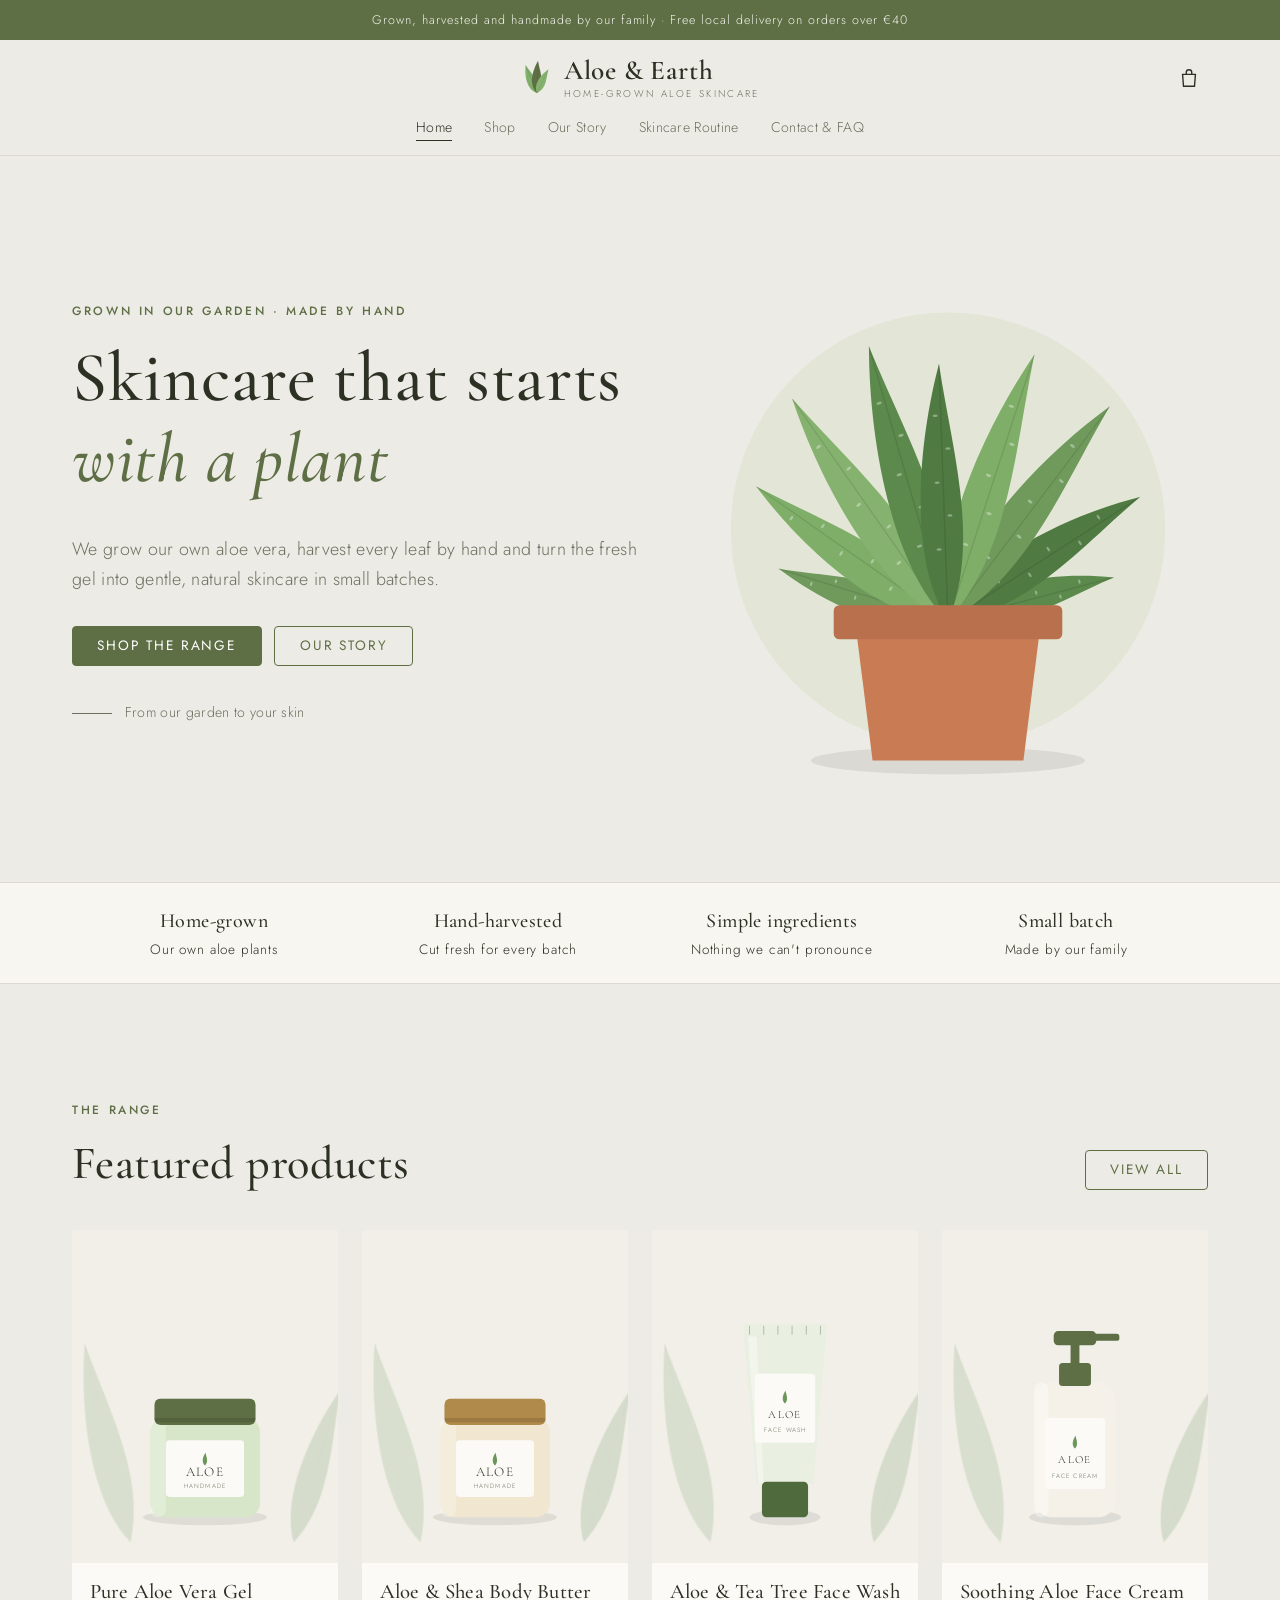
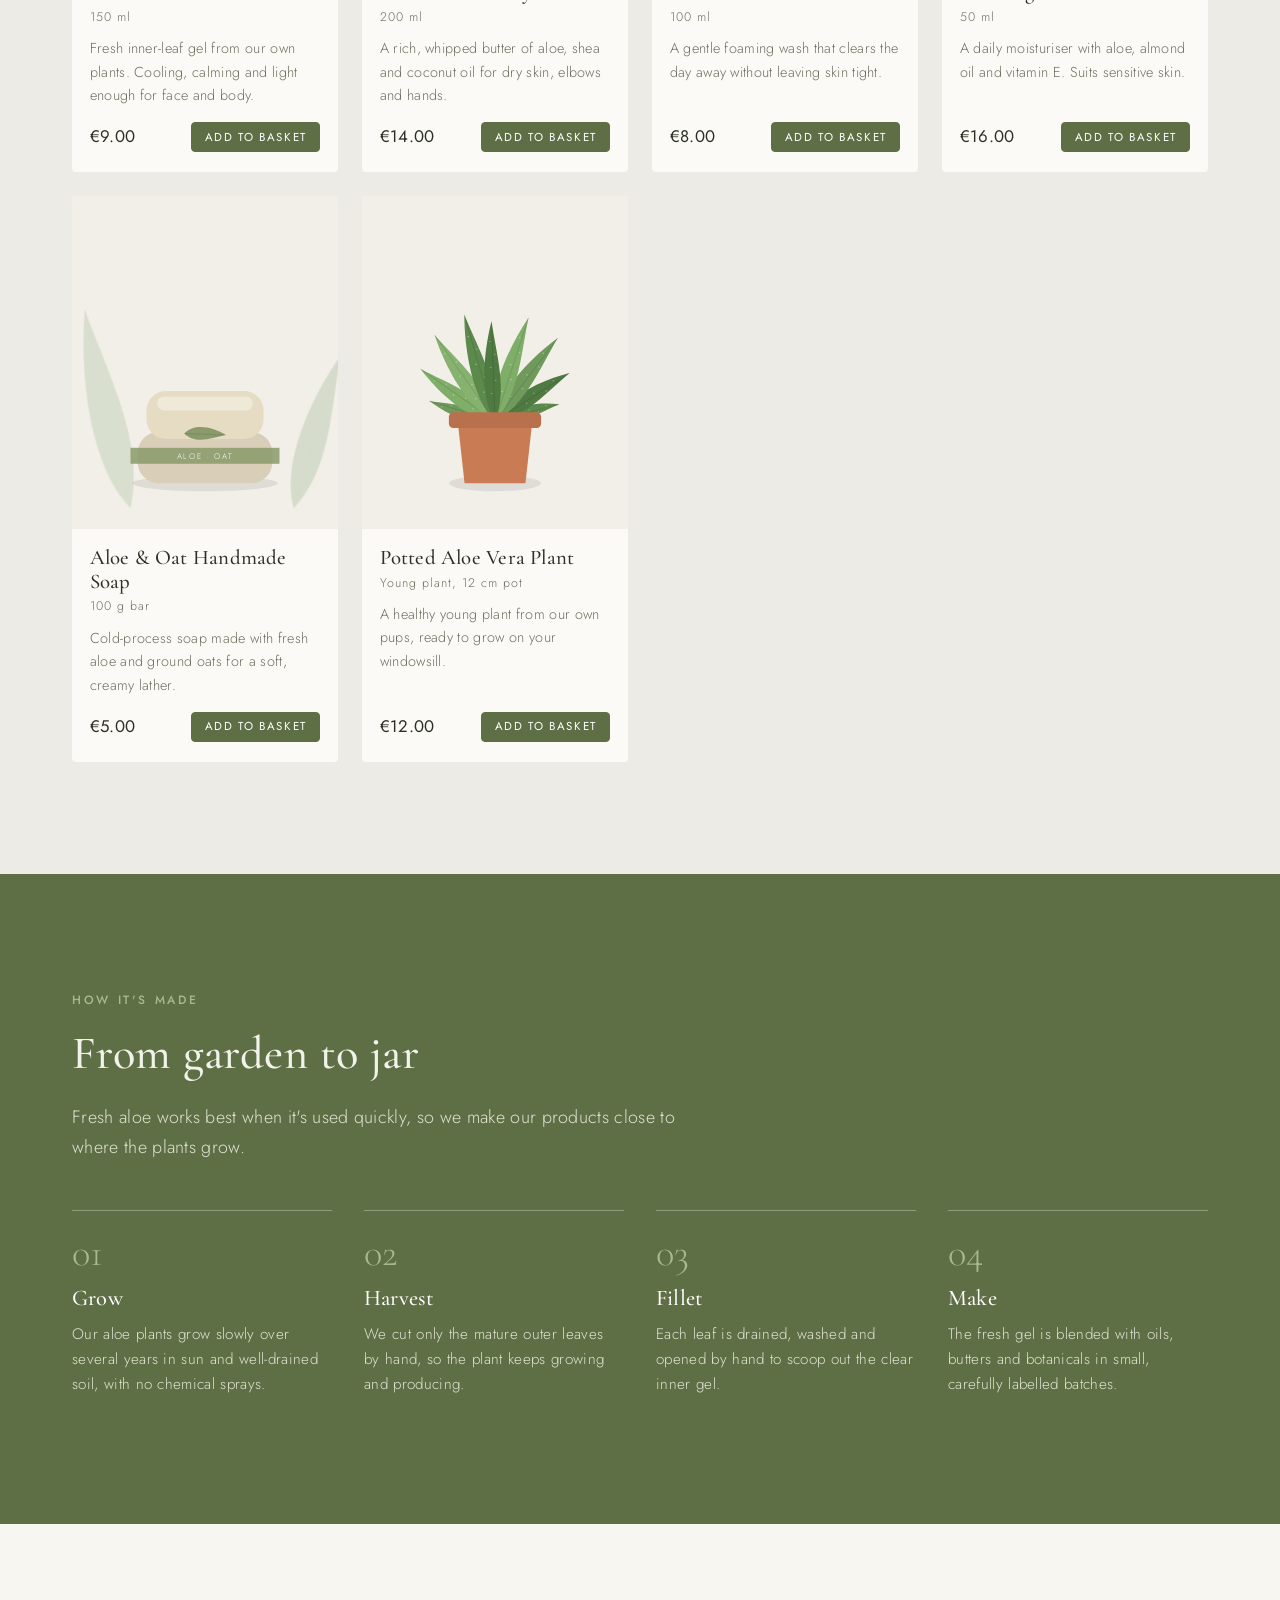
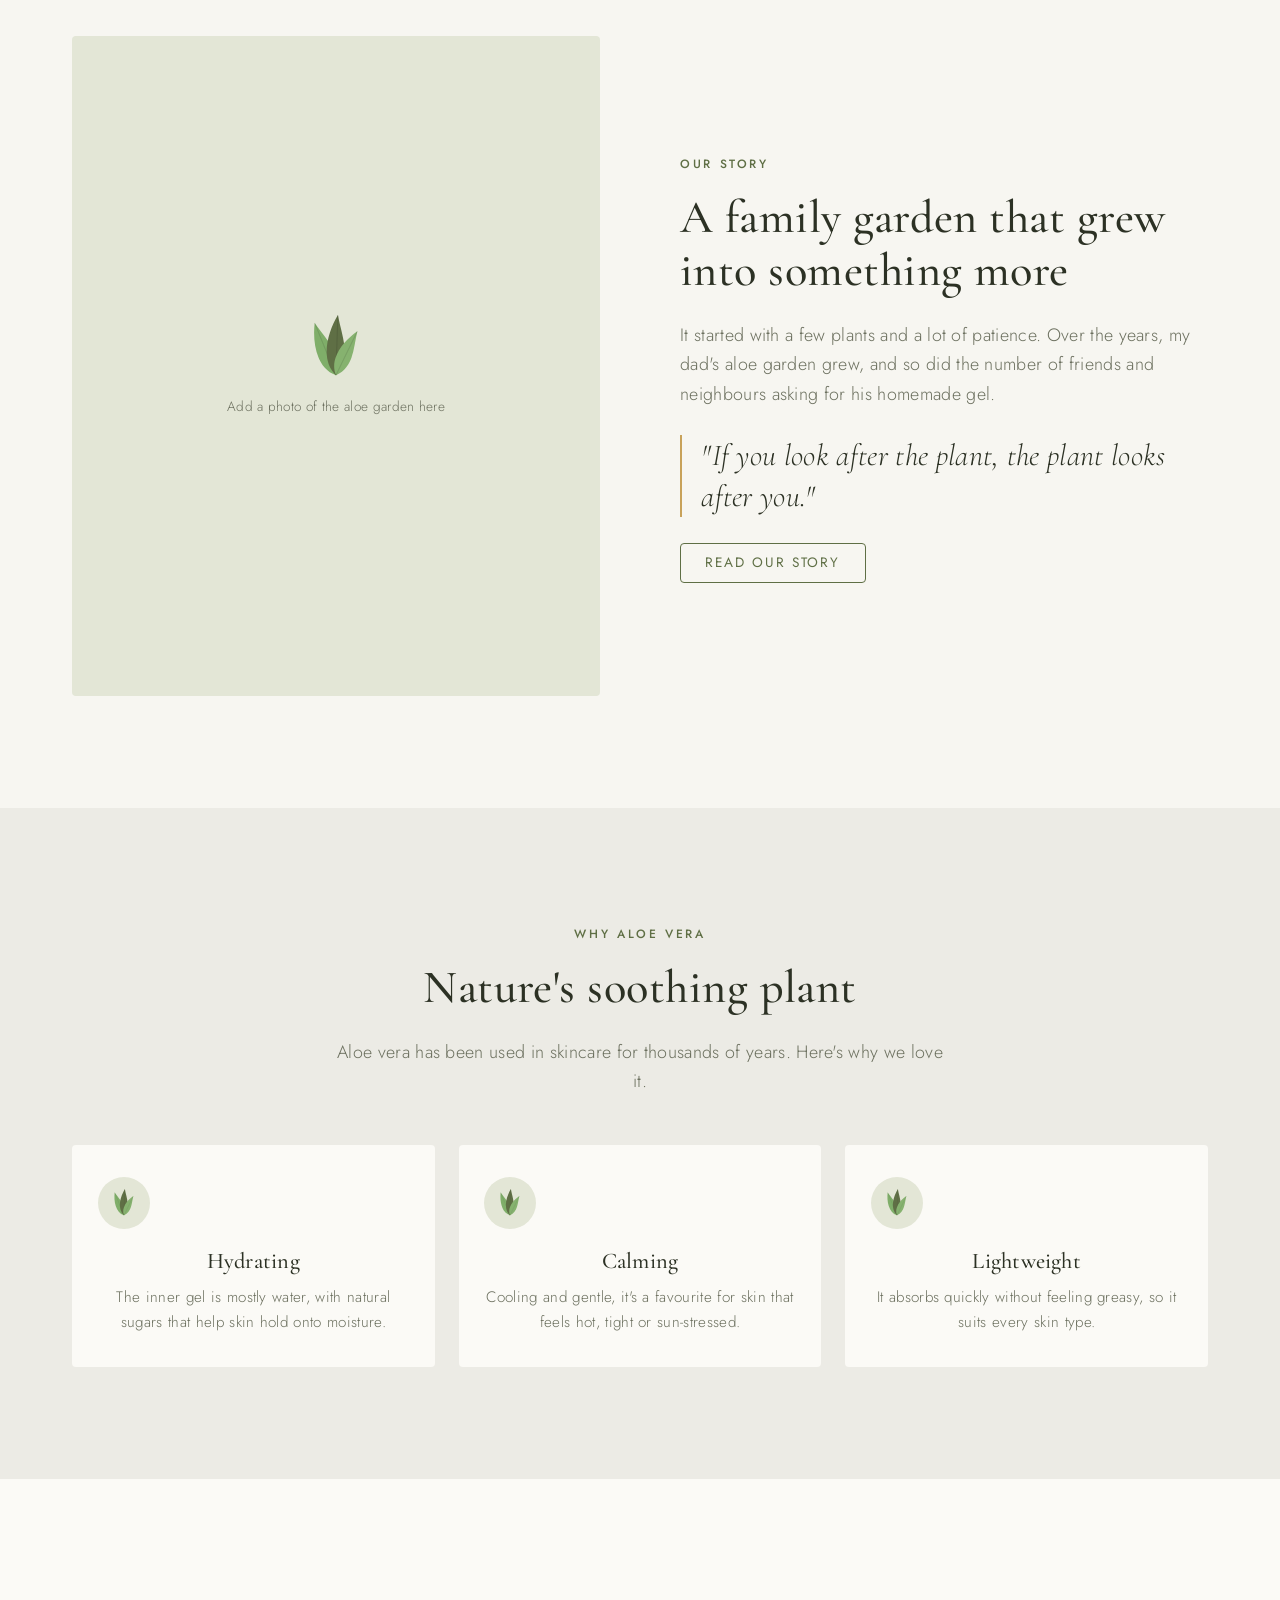
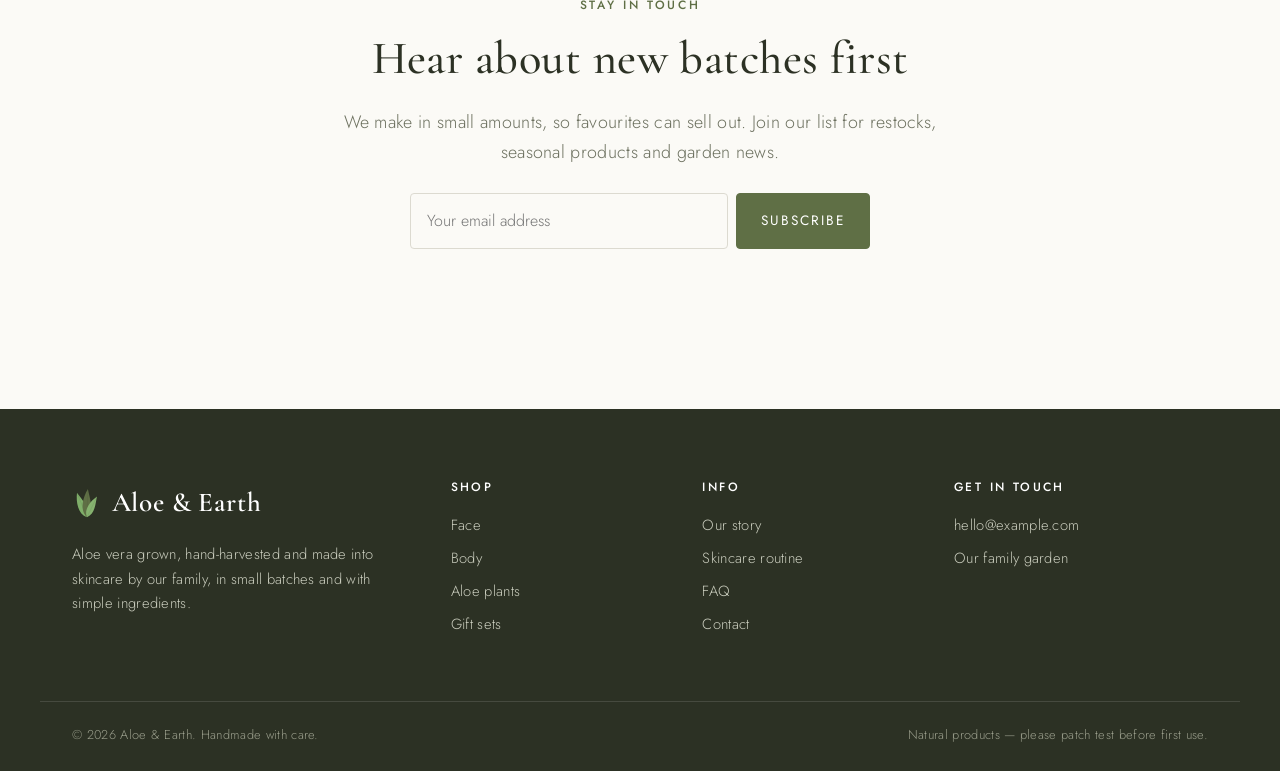
<file: index.html>
<!doctype html>
<html lang="en">
<head>
  <meta charset="utf-8">
  <meta name="viewport" content="width=device-width, initial-scale=1">
  <title>Aloe &amp; Earth | Home-grown aloe vera skincare</title>
  <meta name="description" content="Aloe vera grown, hand-harvested and made into natural skincare by our family. Gels, creams, soaps, balms and aloe plants.">
  <link rel="preconnect" href="https://fonts.googleapis.com">
  <link rel="preconnect" href="https://fonts.gstatic.com" crossorigin>
  <link href="https://fonts.googleapis.com/css2?family=Cormorant+Garamond:ital,wght@0,500;0,600;1,500&family=Jost:wght@300;400;500&display=swap" rel="stylesheet">
  <link rel="stylesheet" href="css/style.css">
  <link rel="icon" href="data:image/svg+xml,%3Csvg xmlns='http://www.w3.org/2000/svg' viewBox='0 0 32 32'%3E%3Cpath d='M16 30C8 22 10 10 17 2c3 9 5 19-1 28z' fill='%235f6f45'/%3E%3C/svg%3E">
</head>
<body data-page="home">
  <div id="site-header"></div>

  <main id="main">
    <!-- Hero -->
    <section class="hero">
      <div class="container hero__grid">
        <div class="reveal">
          <span class="eyebrow">Grown in our garden · Made by hand</span>
          <h1>Skincare that starts <em>with a plant</em></h1>
          <p class="lead">We grow our own aloe vera, harvest every leaf by hand and turn the fresh gel into gentle, natural skincare in small batches.</p>
          <div class="hero__actions">
            <a class="btn" href="shop.html">Shop the range</a>
            <a class="btn btn--ghost" href="about.html">Our story</a>
          </div>
          <p class="hero__note"><span></span>From our garden to your skin</p>
        </div>
        <div class="hero__art reveal" data-hero-art></div>
      </div>
    </section>

    <!-- Trust strip -->
    <section class="trust" aria-label="What makes us different">
      <ul class="container">
        <li><strong>Home-grown</strong>Our own aloe plants</li>
        <li><strong>Hand-harvested</strong>Cut fresh for every batch</li>
        <li><strong>Simple ingredients</strong>Nothing we can't pronounce</li>
        <li><strong>Small batch</strong>Made by our family</li>
      </ul>
    </section>

    <!-- Featured products -->
    <section class="section">
      <div class="container">
        <div class="section__head">
          <div>
            <span class="eyebrow">The range</span>
            <h2>Featured products</h2>
          </div>
          <a class="btn btn--ghost" href="shop.html">View all</a>
        </div>
        <div class="grid" data-products="featured"></div>
      </div>
    </section>

    <!-- Process -->
    <section class="section section--olive">
      <div class="container">
        <span class="eyebrow">How it's made</span>
        <h2>From garden to jar</h2>
        <p class="lead">Fresh aloe works best when it's used quickly, so we make our products close to where the plants grow.</p>
        <div class="steps">
          <div class="step reveal"><h3>Grow</h3><p>Our aloe plants grow slowly over several years in sun and well-drained soil, with no chemical sprays.</p></div>
          <div class="step reveal"><h3>Harvest</h3><p>We cut only the mature outer leaves by hand, so the plant keeps growing and producing.</p></div>
          <div class="step reveal"><h3>Fillet</h3><p>Each leaf is drained, washed and opened by hand to scoop out the clear inner gel.</p></div>
          <div class="step reveal"><h3>Make</h3><p>The fresh gel is blended with oils, butters and botanicals in small, carefully labelled batches.</p></div>
        </div>
      </div>
    </section>

    <!-- Story teaser -->
    <section class="section section--cream">
      <div class="container split">
        <div class="frame reveal">
          <!-- Swap this placeholder for a real photo: <img src="images/garden.jpg" alt="..."> -->
          <div class="frame__placeholder"><div data-leaf="64"></div>Add a photo of the aloe garden here</div>
        </div>
        <div class="reveal">
          <span class="eyebrow">Our story</span>
          <h2>A family garden that grew into something more</h2>
          <p class="lead">It started with a few plants and a lot of patience. Over the years, my dad's aloe garden grew, and so did the number of friends and neighbours asking for his homemade gel.</p>
          <p class="quote">"If you look after the plant, the plant looks after you."</p>
          <a class="btn btn--ghost" href="about.html">Read our story</a>
        </div>
      </div>
    </section>

    <!-- Benefits -->
    <section class="section">
      <div class="container center">
        <span class="eyebrow">Why aloe vera</span>
        <h2>Nature's soothing plant</h2>
        <p class="lead">Aloe vera has been used in skincare for thousands of years. Here's why we love it.</p>
        <div class="benefits">
          <div class="benefit reveal">
            <div class="benefit__icon" data-leaf="28"></div>
            <h3>Hydrating</h3>
            <p>The inner gel is mostly water, with natural sugars that help skin hold onto moisture.</p>
          </div>
          <div class="benefit reveal">
            <div class="benefit__icon" data-leaf="28"></div>
            <h3>Calming</h3>
            <p>Cooling and gentle, it's a favourite for skin that feels hot, tight or sun-stressed.</p>
          </div>
          <div class="benefit reveal">
            <div class="benefit__icon" data-leaf="28"></div>
            <h3>Lightweight</h3>
            <p>It absorbs quickly without feeling greasy, so it suits every skin type.</p>
          </div>
        </div>
      </div>
    </section>

    <!-- Newsletter -->
    <section class="section section--paper newsletter">
      <div class="container">
        <span class="eyebrow">Stay in touch</span>
        <h2>Hear about new batches first</h2>
        <p class="lead" style="margin: 0 auto">We make in small amounts, so favourites can sell out. Join our list for restocks, seasonal products and garden news.</p>
        <form data-form="newsletter">
          <label for="nl-email" class="skip">Email address</label>
          <input id="nl-email" type="email" name="email" placeholder="Your email address" required>
          <button class="btn" type="submit">Subscribe</button>
        </form>
        <p class="form__msg" aria-live="polite"></p>
      </div>
    </section>
  </main>

  <div id="site-footer"></div>

  <script src="js/config.js"></script>
  <script src="js/products.js"></script>
  <script src="js/art.js"></script>
  <script src="js/main.js"></script>
</body>
</html>
</file>
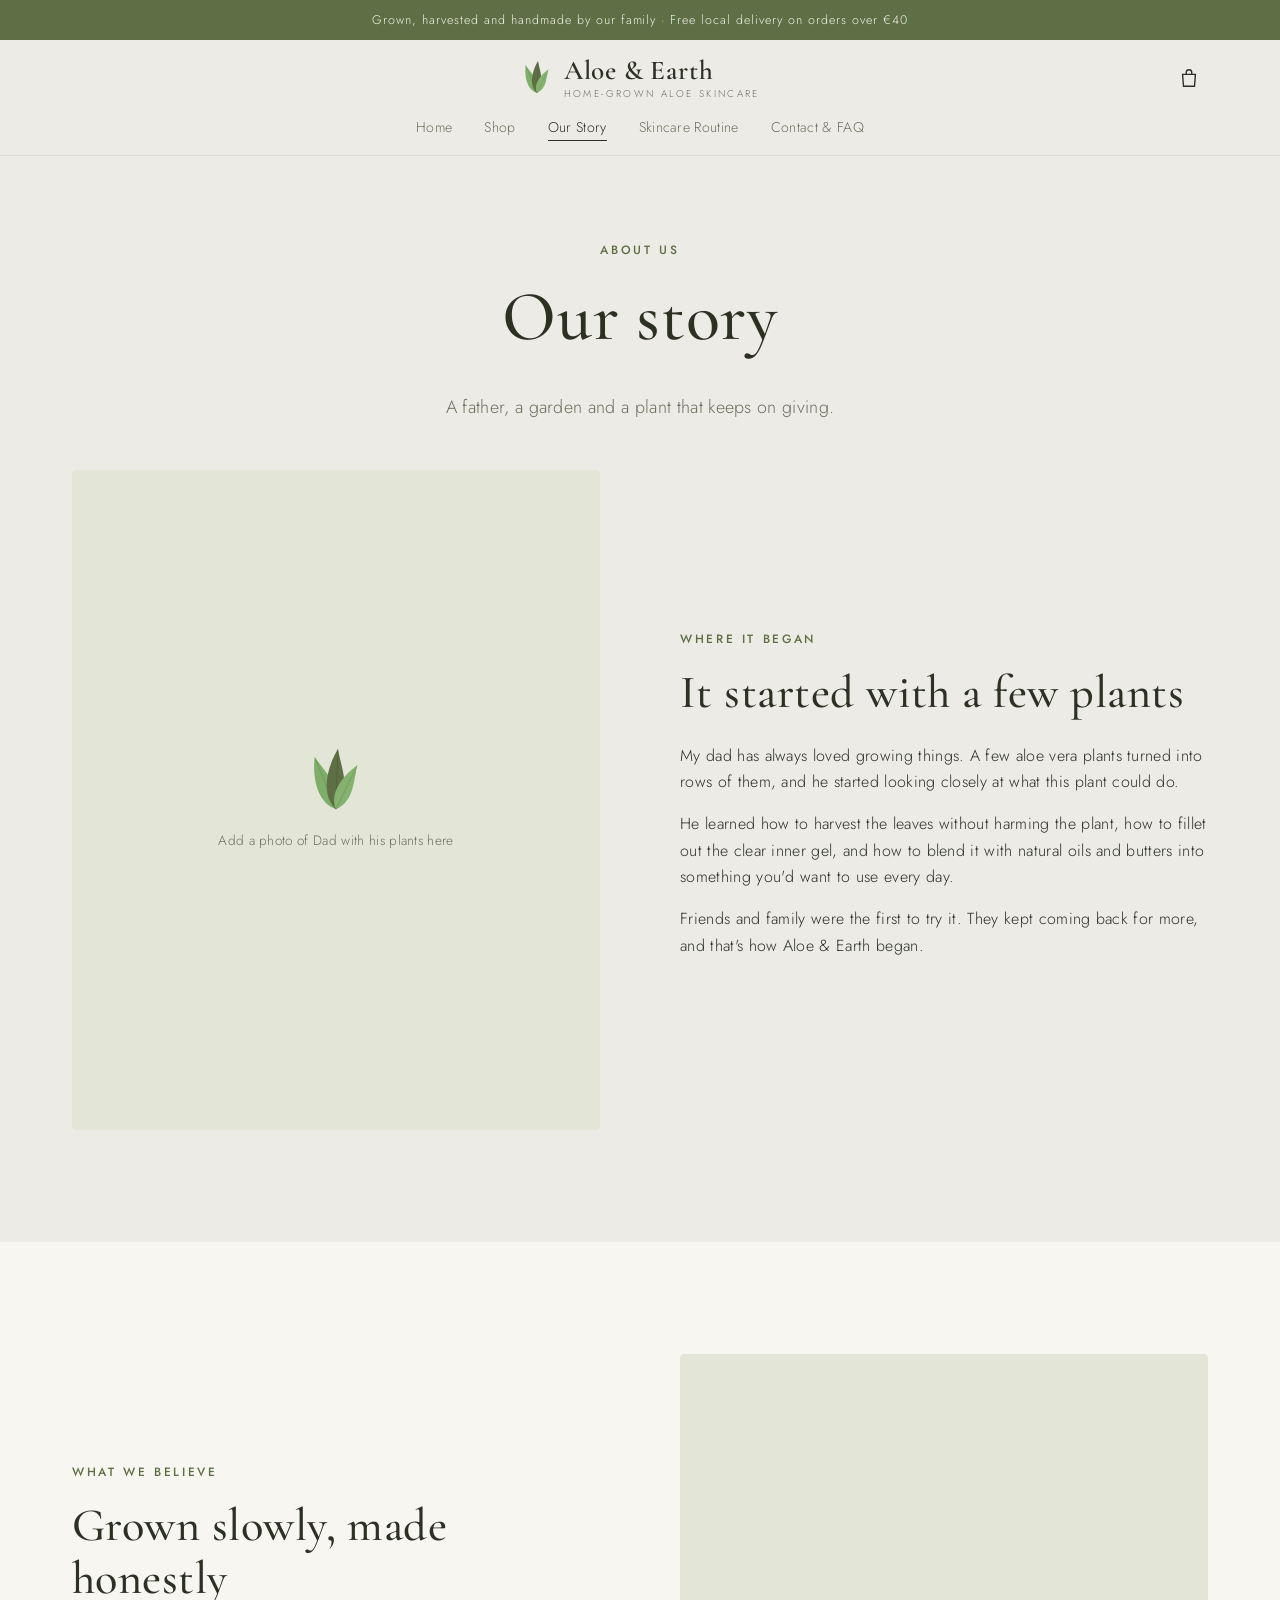
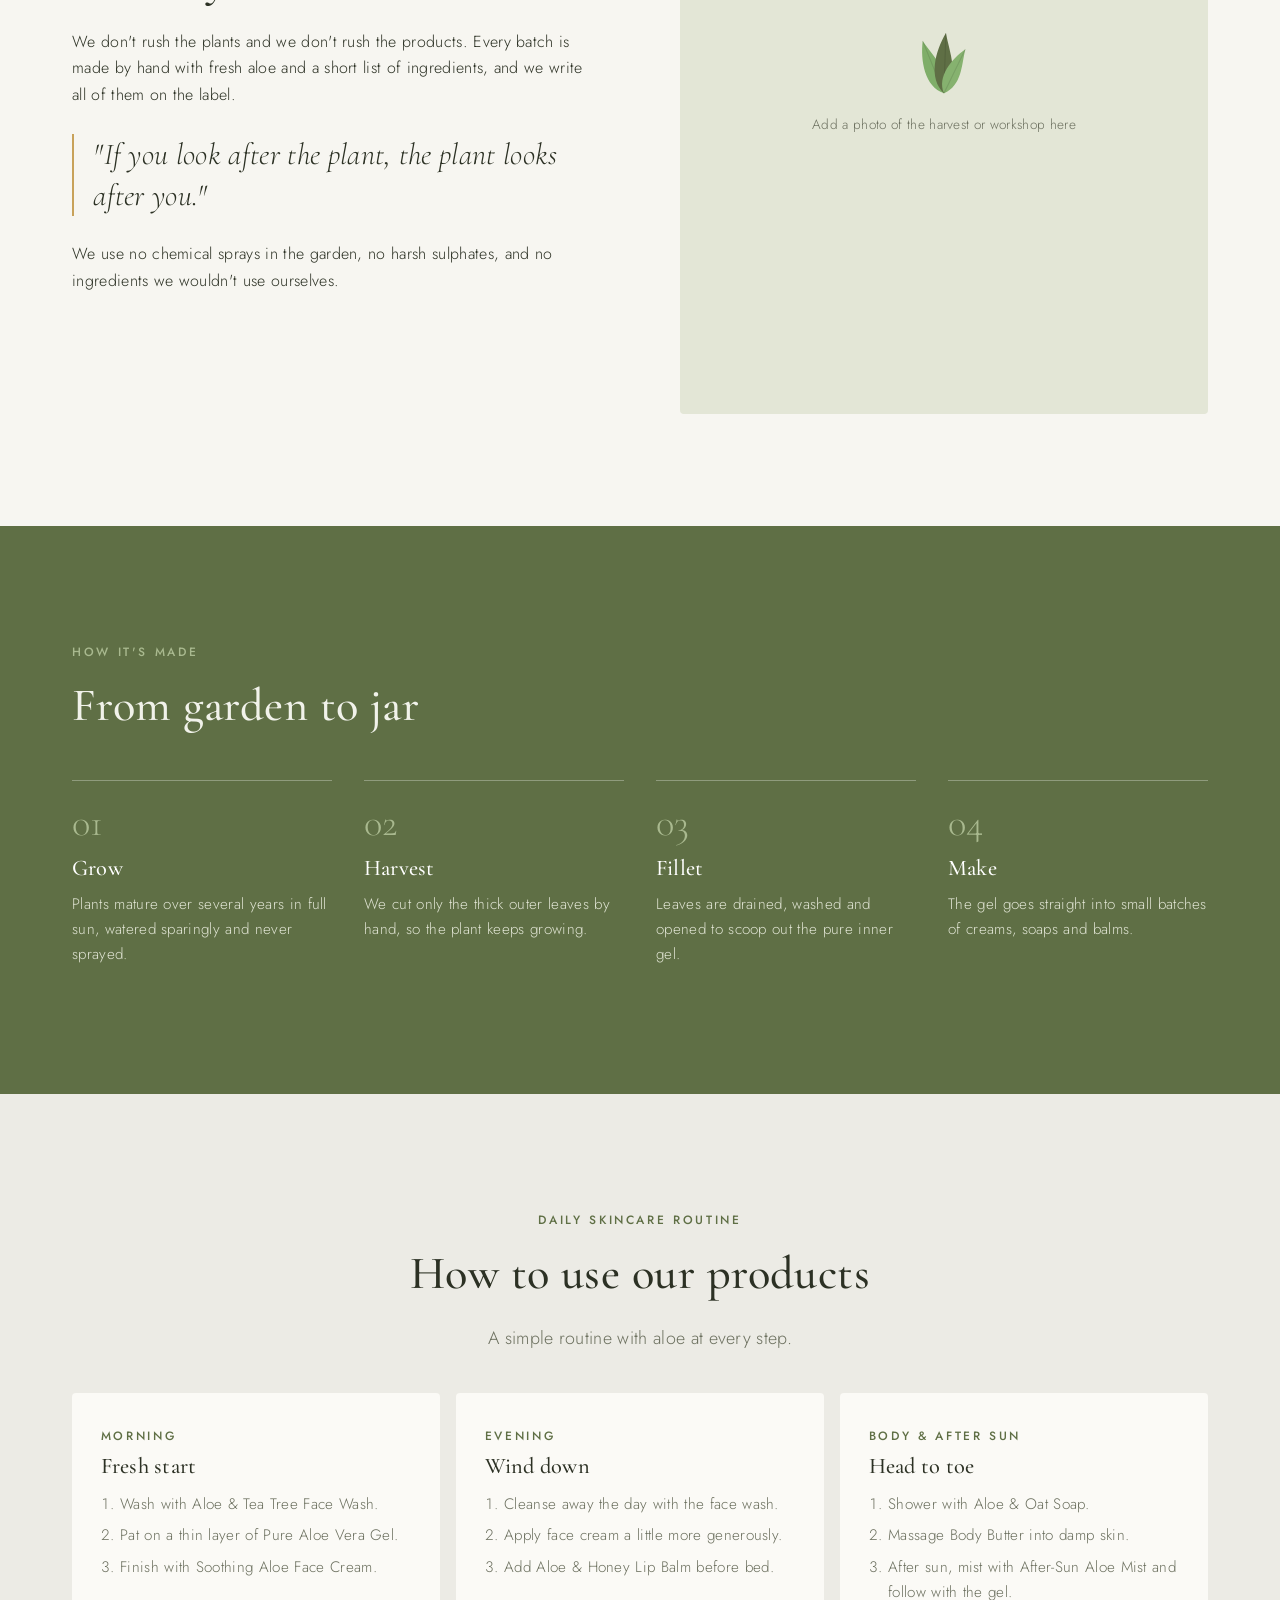
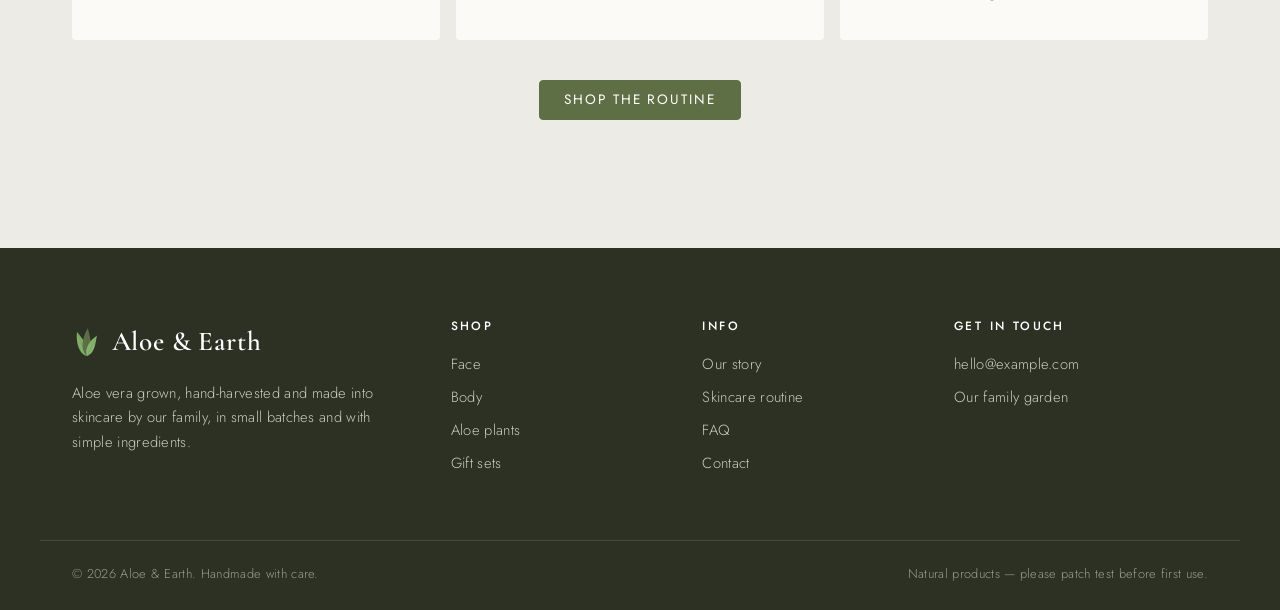
<file: about.html>
<!doctype html>
<html lang="en">
<head>
  <meta charset="utf-8">
  <meta name="viewport" content="width=device-width, initial-scale=1">
  <title>Our Story | Aloe &amp; Earth</title>
  <meta name="description" content="How our family grows aloe vera and turns it into natural, handmade skincare.">
  <link rel="preconnect" href="https://fonts.googleapis.com">
  <link rel="preconnect" href="https://fonts.gstatic.com" crossorigin>
  <link href="https://fonts.googleapis.com/css2?family=Cormorant+Garamond:ital,wght@0,500;0,600;1,500&family=Jost:wght@300;400;500&display=swap" rel="stylesheet">
  <link rel="stylesheet" href="css/style.css">
  <link rel="icon" href="data:image/svg+xml,%3Csvg xmlns='http://www.w3.org/2000/svg' viewBox='0 0 32 32'%3E%3Cpath d='M16 30C8 22 10 10 17 2c3 9 5 19-1 28z' fill='%235f6f45'/%3E%3C/svg%3E">
</head>
<body data-page="about">
  <div id="site-header"></div>

  <main id="main">
    <section class="page-head">
      <div class="container">
        <span class="eyebrow">About us</span>
        <h1>Our story</h1>
        <p class="lead" style="margin: 0 auto">A father, a garden and a plant that keeps on giving.</p>
      </div>
    </section>

    <!-- ✏️ Replace the text below with your dad's real story. -->
    <section class="section" style="padding-top: 0">
      <div class="container split">
        <div class="frame reveal">
          <!-- <img src="images/dad-in-garden.jpg" alt="Dad tending the aloe plants"> -->
          <div class="frame__placeholder"><div data-leaf="64"></div>Add a photo of Dad with his plants here</div>
        </div>
        <div class="reveal">
          <span class="eyebrow">Where it began</span>
          <h2>It started with a few plants</h2>
          <p>My dad has always loved growing things. A few aloe vera plants turned into rows of them, and he started looking closely at what this plant could do.</p>
          <p>He learned how to harvest the leaves without harming the plant, how to fillet out the clear inner gel, and how to blend it with natural oils and butters into something you'd want to use every day.</p>
          <p>Friends and family were the first to try it. They kept coming back for more, and that's how <span data-brand>Aloe &amp; Earth</span> began.</p>
        </div>
      </div>
    </section>

    <section class="section section--cream">
      <div class="container split split--rev">
        <div class="frame reveal">
          <!-- <img src="images/harvest.jpg" alt="Freshly cut aloe leaves"> -->
          <div class="frame__placeholder"><div data-leaf="64"></div>Add a photo of the harvest or workshop here</div>
        </div>
        <div class="reveal">
          <span class="eyebrow">What we believe</span>
          <h2>Grown slowly, made honestly</h2>
          <p>We don't rush the plants and we don't rush the products. Every batch is made by hand with fresh aloe and a short list of ingredients, and we write all of them on the label.</p>
          <p class="quote">"If you look after the plant, the plant looks after you."</p>
          <p>We use no chemical sprays in the garden, no harsh sulphates, and no ingredients we wouldn't use ourselves.</p>
        </div>
      </div>
    </section>

    <section class="section section--olive">
      <div class="container">
        <span class="eyebrow">How it's made</span>
        <h2>From garden to jar</h2>
        <div class="steps">
          <div class="step reveal"><h3>Grow</h3><p>Plants mature over several years in full sun, watered sparingly and never sprayed.</p></div>
          <div class="step reveal"><h3>Harvest</h3><p>We cut only the thick outer leaves by hand, so the plant keeps growing.</p></div>
          <div class="step reveal"><h3>Fillet</h3><p>Leaves are drained, washed and opened to scoop out the pure inner gel.</p></div>
          <div class="step reveal"><h3>Make</h3><p>The gel goes straight into small batches of creams, soaps and balms.</p></div>
        </div>
      </div>
    </section>

    <section class="section" id="routine">
      <div class="container">
        <div class="center">
          <span class="eyebrow">Daily skincare routine</span>
          <h2>How to use our products</h2>
          <p class="lead">A simple routine with aloe at every step.</p>
        </div>
        <div class="routine">
          <div class="routine__item reveal">
            <span class="eyebrow">Morning</span>
            <h3>Fresh start</h3>
            <ol>
              <li>Wash with Aloe &amp; Tea Tree Face Wash.</li>
              <li>Pat on a thin layer of Pure Aloe Vera Gel.</li>
              <li>Finish with Soothing Aloe Face Cream.</li>
            </ol>
          </div>
          <div class="routine__item reveal">
            <span class="eyebrow">Evening</span>
            <h3>Wind down</h3>
            <ol>
              <li>Cleanse away the day with the face wash.</li>
              <li>Apply face cream a little more generously.</li>
              <li>Add Aloe &amp; Honey Lip Balm before bed.</li>
            </ol>
          </div>
          <div class="routine__item reveal">
            <span class="eyebrow">Body &amp; after sun</span>
            <h3>Head to toe</h3>
            <ol>
              <li>Shower with Aloe &amp; Oat Soap.</li>
              <li>Massage Body Butter into damp skin.</li>
              <li>After sun, mist with After-Sun Aloe Mist and follow with the gel.</li>
            </ol>
          </div>
        </div>
        <p class="center" style="margin-top: 2.5rem"><a class="btn" href="shop.html">Shop the routine</a></p>
      </div>
    </section>
  </main>

  <div id="site-footer"></div>

  <script src="js/config.js"></script>
  <script src="js/products.js"></script>
  <script src="js/art.js"></script>
  <script src="js/main.js"></script>
</body>
</html>
</file>
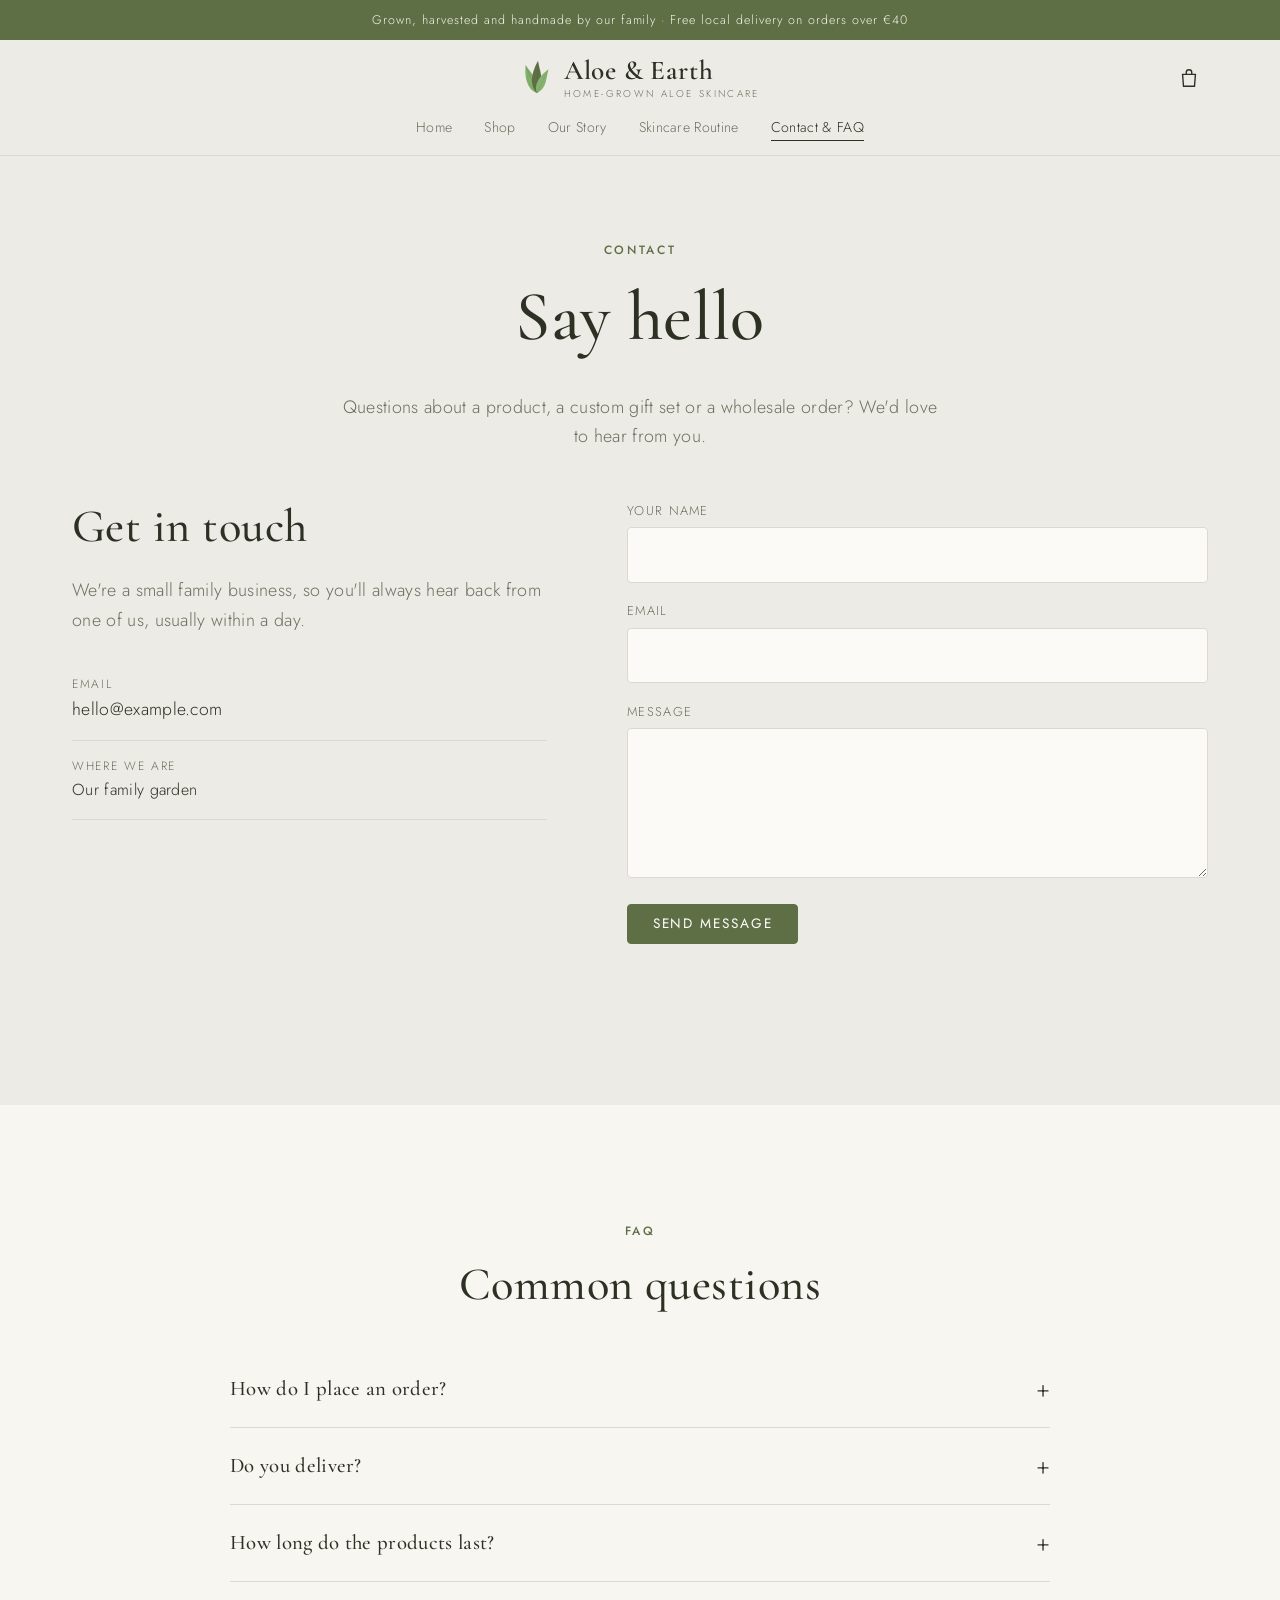
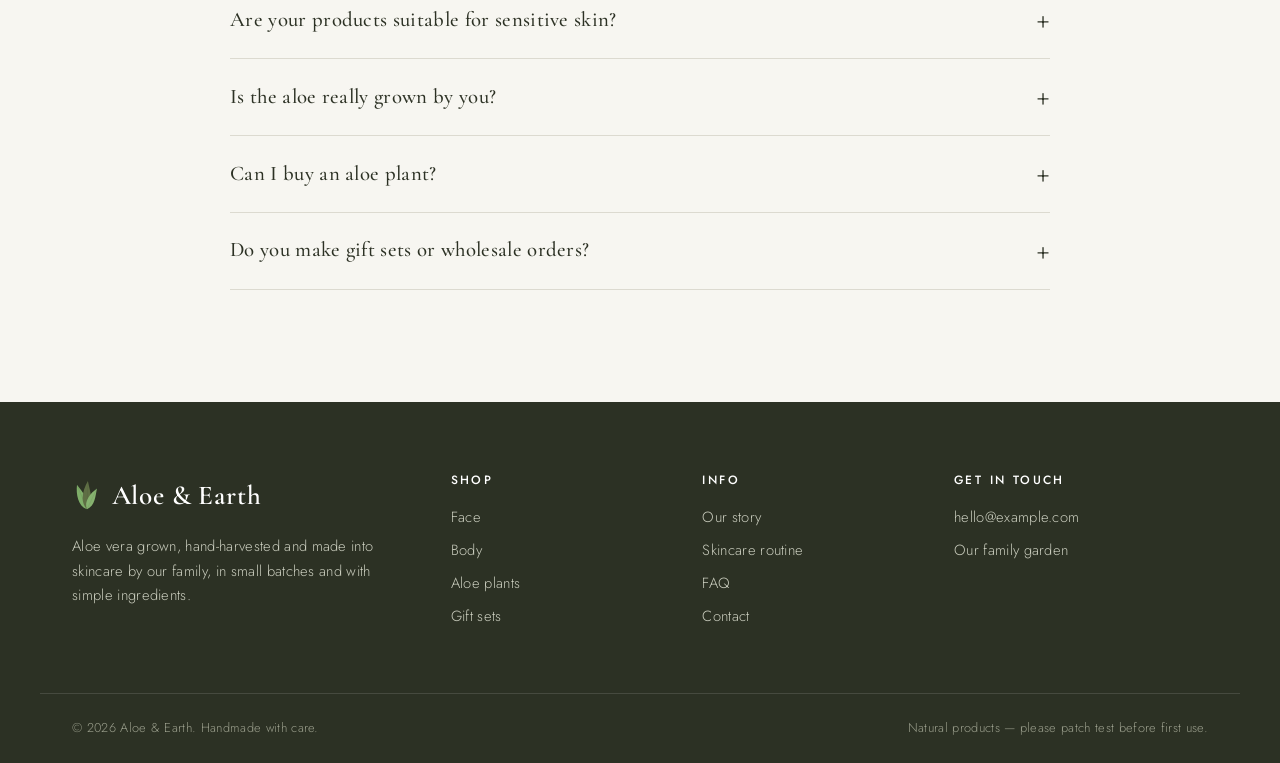
<file: contact.html>
<!doctype html>
<html lang="en">
<head>
  <meta charset="utf-8">
  <meta name="viewport" content="width=device-width, initial-scale=1">
  <title>Contact &amp; FAQ | Aloe &amp; Earth</title>
  <meta name="description" content="Get in touch about orders, delivery or our aloe vera products, and read answers to common questions.">
  <link rel="preconnect" href="https://fonts.googleapis.com">
  <link rel="preconnect" href="https://fonts.gstatic.com" crossorigin>
  <link href="https://fonts.googleapis.com/css2?family=Cormorant+Garamond:ital,wght@0,500;0,600;1,500&family=Jost:wght@300;400;500&display=swap" rel="stylesheet">
  <link rel="stylesheet" href="css/style.css">
  <link rel="icon" href="data:image/svg+xml,%3Csvg xmlns='http://www.w3.org/2000/svg' viewBox='0 0 32 32'%3E%3Cpath d='M16 30C8 22 10 10 17 2c3 9 5 19-1 28z' fill='%235f6f45'/%3E%3C/svg%3E">
</head>
<body data-page="contact">
  <div id="site-header"></div>

  <main id="main">
    <section class="page-head">
      <div class="container">
        <span class="eyebrow">Contact</span>
        <h1>Say hello</h1>
        <p class="lead" style="margin: 0 auto">Questions about a product, a custom gift set or a wholesale order? We'd love to hear from you.</p>
      </div>
    </section>

    <section class="section" style="padding-top: 0">
      <div class="container contact-grid">
        <div>
          <h2>Get in touch</h2>
          <p class="lead">We're a small family business, so you'll always hear back from one of us, usually within a day.</p>
          <ul class="contact-list" id="contact-list"></ul>
        </div>
        <form data-form="contact" class="reveal">
          <div class="field"><label for="c-name">Your name</label><input id="c-name" name="name" required></div>
          <div class="field"><label for="c-email">Email</label><input id="c-email" type="email" name="email" required></div>
          <div class="field"><label for="c-msg">Message</label><textarea id="c-msg" name="message" required></textarea></div>
          <button class="btn" type="submit">Send message</button>
          <p class="form__msg" aria-live="polite"></p>
        </form>
      </div>
    </section>

    <section class="section section--cream" id="faq">
      <div class="container">
        <div class="center">
          <span class="eyebrow">FAQ</span>
          <h2>Common questions</h2>
        </div>
        <div class="faq">
          <details>
            <summary>How do I place an order?</summary>
            <p>Add products to your basket and press "Send order". This opens a ready-made email or WhatsApp message with your order. We'll reply to confirm stock, delivery and payment. Nothing is charged on the website.</p>
          </details>
          <details>
            <summary>Do you deliver?</summary>
            <p>Yes. We deliver locally, and local delivery is free on orders over €40. You can also collect from us. Ask us about delivery further away.</p>
          </details>
          <details>
            <summary>How long do the products last?</summary>
            <p>Because we use fresh aloe and few preservatives, our products are best used within 6 months of opening. Keep them somewhere cool and out of direct sunlight. The pure gel lasts longest in the fridge.</p>
          </details>
          <details>
            <summary>Are your products suitable for sensitive skin?</summary>
            <p>Aloe is naturally gentle and most people with sensitive skin get on well with it. As with any skincare, patch test on a small area first, and check the full ingredient list if you have allergies. Some products contain nut oils, beeswax or honey.</p>
          </details>
          <details>
            <summary>Is the aloe really grown by you?</summary>
            <p>Yes. Every leaf comes from plants in our family garden, and we harvest them by hand shortly before each batch is made.</p>
          </details>
          <details>
            <summary>Can I buy an aloe plant?</summary>
            <p>Yes. Our plants grow "pups", small baby plants, which we pot up and sell. They're easy to care for: lots of light, very little water.</p>
          </details>
          <details>
            <summary>Do you make gift sets or wholesale orders?</summary>
            <p>We do. We can make custom gift sets for birthdays, weddings or corporate gifts, and we're happy to talk to local shops about stocking our products. Send us a message.</p>
          </details>
        </div>
      </div>
    </section>
  </main>

  <div id="site-footer"></div>

  <script src="js/config.js"></script>
  <script src="js/products.js"></script>
  <script src="js/art.js"></script>
  <script src="js/main.js"></script>
  <script>
    (function () {
      var S = window.SITE, items = [];
      items.push('<li><span>Email</span><a href="mailto:' + S.email + '">' + S.email + '</a></li>');
      if (S.phone) items.push('<li><span>Phone</span><a href="tel:' + S.phone.replace(/\s/g, "") + '">' + S.phone + '</a></li>');
      if (S.whatsapp) items.push('<li><span>WhatsApp</span><a href="https://wa.me/' + S.whatsapp + '" target="_blank" rel="noopener">Message us on WhatsApp</a></li>');
      if (S.location) items.push('<li><span>Where we are</span>' + S.location + '</li>');
      if (S.instagram) items.push('<li><span>Instagram</span><a href="' + S.instagram + '" target="_blank" rel="noopener">Follow our garden</a></li>');
      document.getElementById("contact-list").innerHTML = items.join("");
    })();
  </script>
</body>
</html>
</file>
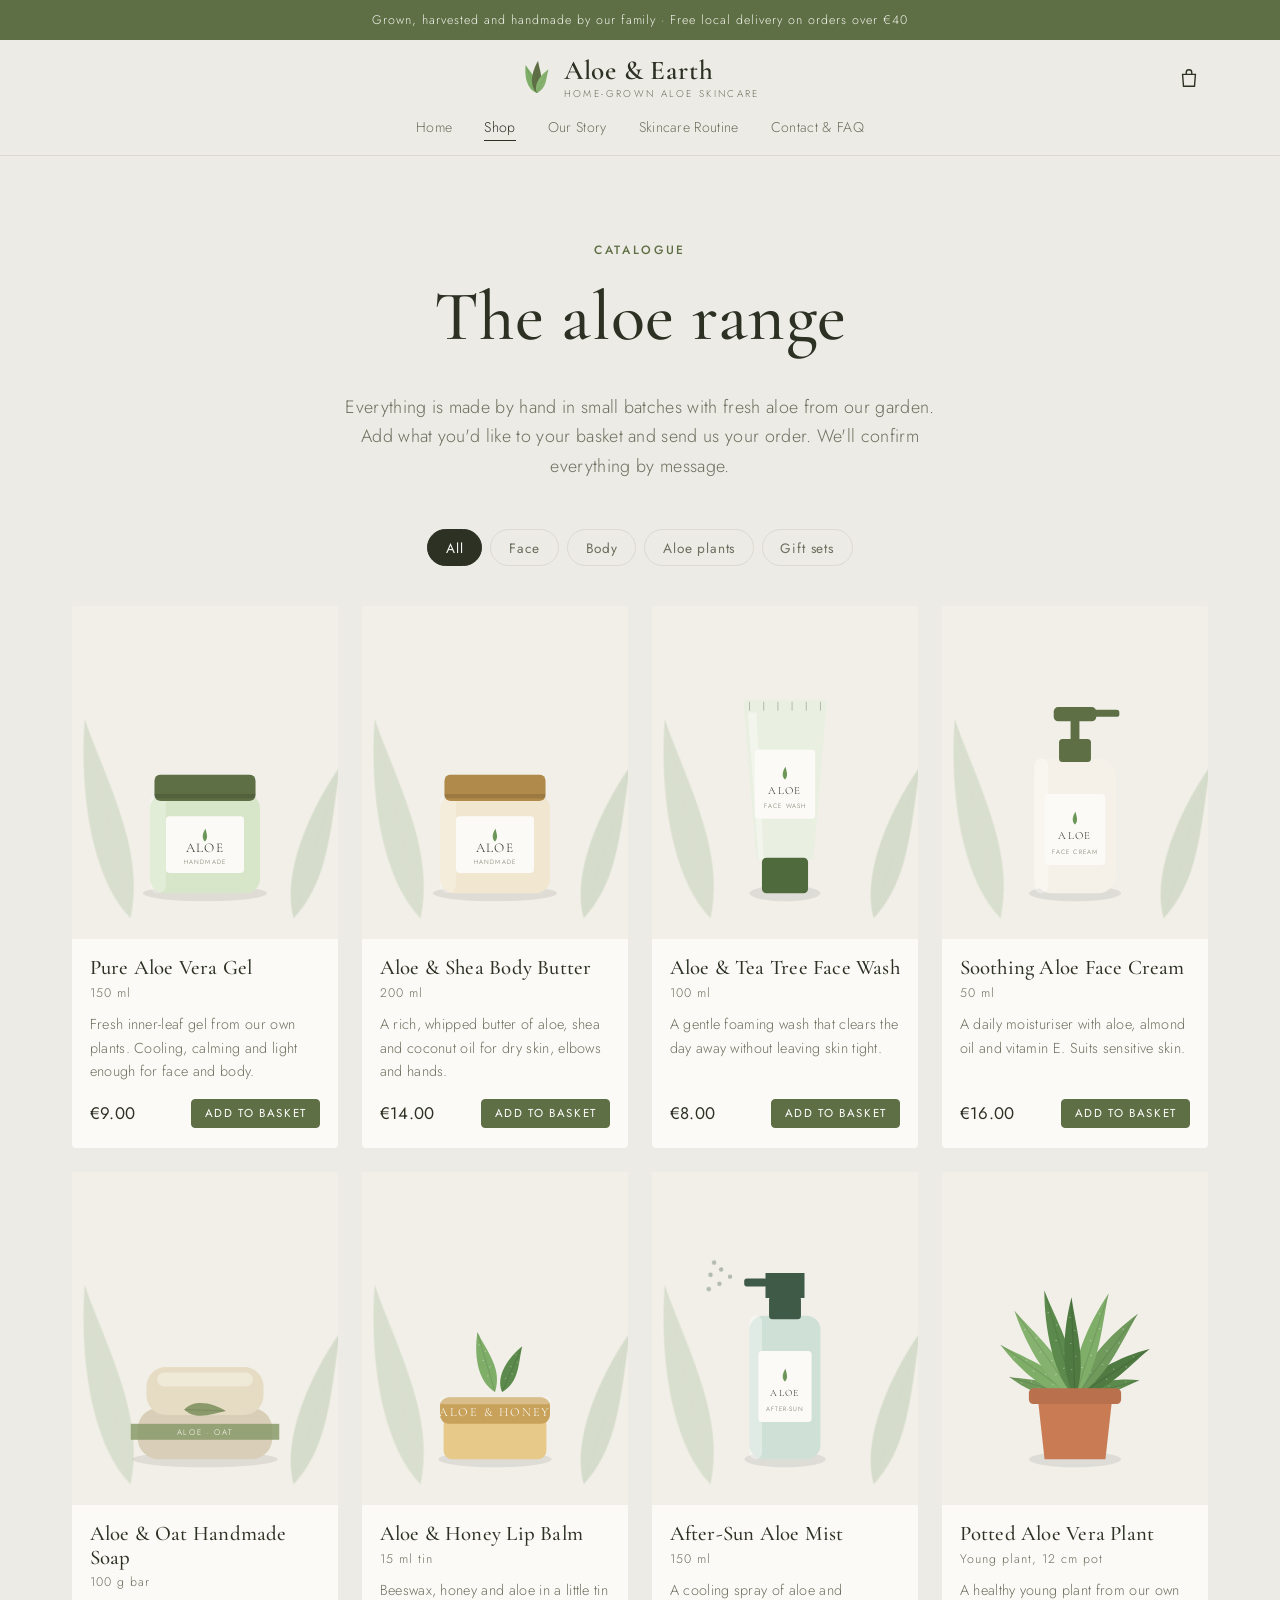
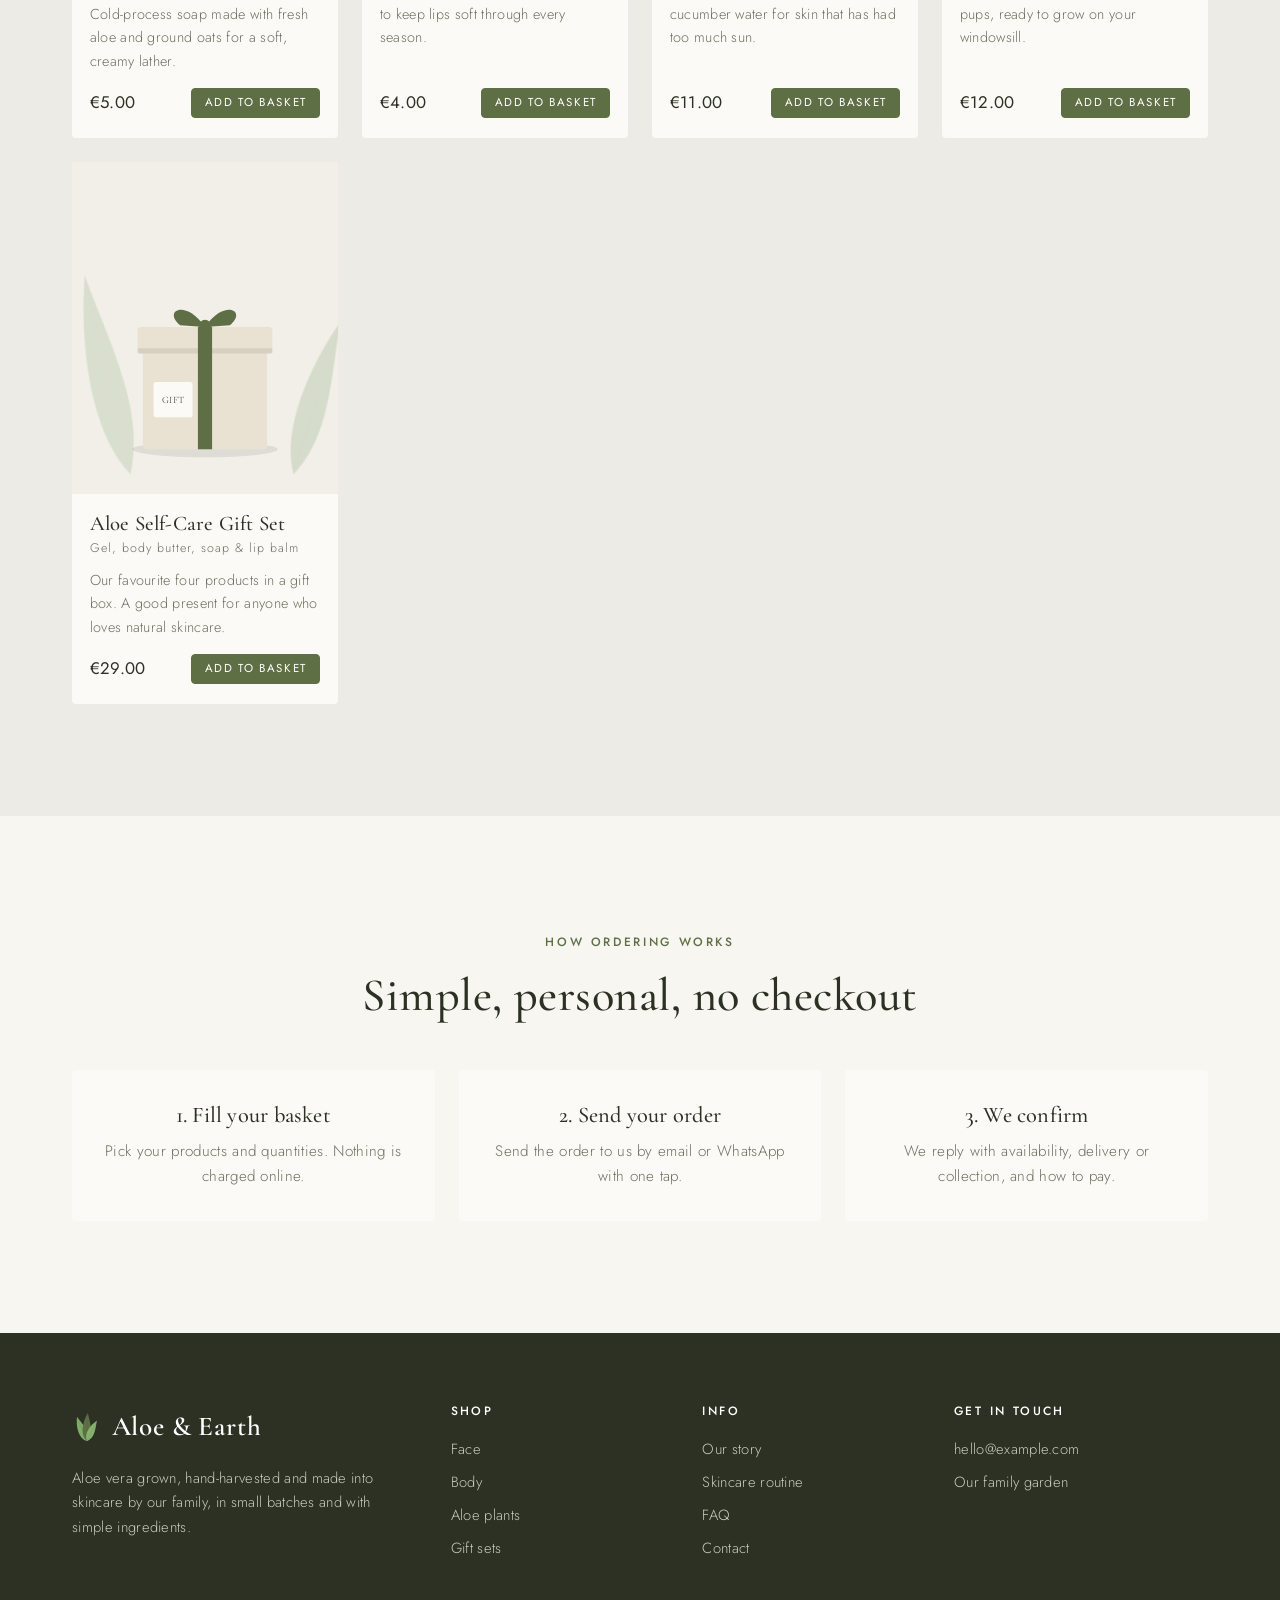
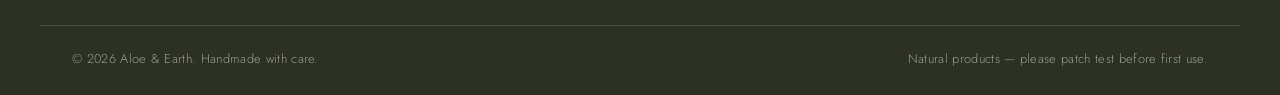
<file: shop.html>
<!doctype html>
<html lang="en">
<head>
  <meta charset="utf-8">
  <meta name="viewport" content="width=device-width, initial-scale=1">
  <title>Shop | Aloe &amp; Earth</title>
  <meta name="description" content="Handmade aloe vera skincare: gels, creams, soaps, lip balms, gift sets and potted aloe plants.">
  <link rel="preconnect" href="https://fonts.googleapis.com">
  <link rel="preconnect" href="https://fonts.gstatic.com" crossorigin>
  <link href="https://fonts.googleapis.com/css2?family=Cormorant+Garamond:ital,wght@0,500;0,600;1,500&family=Jost:wght@300;400;500&display=swap" rel="stylesheet">
  <link rel="stylesheet" href="css/style.css">
  <link rel="icon" href="data:image/svg+xml,%3Csvg xmlns='http://www.w3.org/2000/svg' viewBox='0 0 32 32'%3E%3Cpath d='M16 30C8 22 10 10 17 2c3 9 5 19-1 28z' fill='%235f6f45'/%3E%3C/svg%3E">
</head>
<body data-page="shop">
  <div id="site-header"></div>

  <main id="main">
    <section class="page-head">
      <div class="container">
        <span class="eyebrow">Catalogue</span>
        <h1>The aloe range</h1>
        <p class="lead" style="margin: 0 auto">Everything is made by hand in small batches with fresh aloe from our garden. Add what you'd like to your basket and send us your order. We'll confirm everything by message.</p>
      </div>
    </section>

    <section class="section" style="padding-top: 0">
      <div class="container">
        <div class="filters" role="group" aria-label="Filter products">
          <button data-filter="all" aria-pressed="true">All</button>
          <button data-filter="face" aria-pressed="false">Face</button>
          <button data-filter="body" aria-pressed="false">Body</button>
          <button data-filter="plants" aria-pressed="false">Aloe plants</button>
          <button data-filter="gifts" aria-pressed="false">Gift sets</button>
        </div>
        <div class="grid" data-products="all"></div>
      </div>
    </section>

    <section class="section section--cream">
      <div class="container center">
        <span class="eyebrow">How ordering works</span>
        <h2>Simple, personal, no checkout</h2>
        <div class="benefits">
          <div class="benefit"><h3>1. Fill your basket</h3><p>Pick your products and quantities. Nothing is charged online.</p></div>
          <div class="benefit"><h3>2. Send your order</h3><p>Send the order to us by email or WhatsApp with one tap.</p></div>
          <div class="benefit"><h3>3. We confirm</h3><p>We reply with availability, delivery or collection, and how to pay.</p></div>
        </div>
      </div>
    </section>
  </main>

  <div id="site-footer"></div>

  <script src="js/config.js"></script>
  <script src="js/products.js"></script>
  <script src="js/art.js"></script>
  <script src="js/main.js"></script>
</body>
</html>
</file>
<file: css/style.css>
:root {
  --olive: #5f6f45;
  --olive-dark: #47532f;
  --sage: #a9b98f;
  --sage-soft: #e3e6d6;
  --stone: #ecebe5;
  --cream: #f7f6f1;
  --paper: #fbfaf6;
  --ink: #2c3124;
  --muted: #6c705f;
  --line: #dcdad0;
  --gold: #c8a25a;
  --terracotta: #c97b54;

  --serif: "Cormorant Garamond", Georgia, "Times New Roman", serif;
  --sans: "Jost", system-ui, -apple-system, "Segoe UI", sans-serif;
  --radius: 4px;
  --max: 1200px;
}

*, *::before, *::after { box-sizing: border-box; }
html { scroll-behavior: smooth; -webkit-text-size-adjust: 100%; }
body {
  margin: 0;
  background: var(--stone);
  color: var(--ink);
  font-family: var(--sans);
  font-size: 16px;
  font-weight: 300;
  line-height: 1.65;
  letter-spacing: .02em;
}
img, svg { display: block; max-width: 100%; }
a { color: inherit; }
h1, h2, h3, h4 { font-family: var(--serif); font-weight: 500; line-height: 1.15; margin: 0 0 .5em; letter-spacing: .01em; }
h1 { font-size: clamp(2.6rem, 6vw, 4.4rem); }
h2 { font-size: clamp(2rem, 4vw, 2.9rem); }
h3 { font-size: 1.4rem; }
p { margin: 0 0 1em; }
:focus-visible { outline: 2px solid var(--olive); outline-offset: 3px; }

.container { width: 100%; max-width: var(--max); margin: 0 auto; padding: 0 16px; }
@media (min-width: 768px) { .container { padding: 0 32px; } }

.skip { position: absolute; left: -9999px; }
.skip:focus { left: 16px; top: 8px; z-index: 100; background: var(--paper); padding: 8px 12px; }

.eyebrow { display: inline-block; font-size: .75rem; letter-spacing: .22em; text-transform: uppercase; color: var(--olive); font-weight: 500; margin-bottom: 1rem; }
.lead { font-size: 1.12rem; color: var(--muted); max-width: 34em; }
.center { text-align: center; }
.center .lead { margin-left: auto; margin-right: auto; }

/* ---------- Buttons ---------- */
.btn {
  display: inline-flex; align-items: center; justify-content: center; gap: .5em;
  padding: .9em 1.8em;
  background: var(--olive); color: #fff;
  border: 1px solid var(--olive); border-radius: var(--radius);
  font: 400 .85rem/1 var(--sans); letter-spacing: .14em; text-transform: uppercase;
  text-decoration: none; cursor: pointer;
  transition: background .2s, color .2s, border-color .2s;
}
.btn:hover { background: var(--olive-dark); border-color: var(--olive-dark); }
.btn--ghost { background: transparent; color: var(--olive); }
.btn--ghost:hover { background: var(--olive); color: #fff; }
.btn--light { background: var(--paper); color: var(--ink); border-color: var(--paper); }
.btn--light:hover { background: transparent; color: var(--paper); }
.btn--small { padding: .7em 1.1em; font-size: .72rem; }
.btn--full { width: 100%; margin-top: .6rem; }
.icon-btn { background: none; border: 0; padding: 8px; cursor: pointer; color: var(--ink); position: relative; display: inline-flex; }

/* ---------- Header ---------- */
.announce { background: var(--olive); color: #f1f2ea; text-align: center; font-size: .78rem; letter-spacing: .08em; padding: .6rem 16px; }
.header { background: var(--stone); border-bottom: 1px solid var(--line); position: sticky; top: 0; z-index: 20; }
.header__inner { display: grid; grid-template-columns: 1fr auto 1fr; align-items: center; padding-top: 1.1rem; padding-bottom: .6rem; }
.header__actions { justify-self: end; }
.nav-toggle { justify-self: start; }
.logo { display: inline-flex; align-items: center; gap: .6rem; text-decoration: none; }
.logo__text { display: flex; flex-direction: column; line-height: 1.05; }
.logo__name { font-family: var(--serif); font-size: 1.7rem; font-weight: 600; letter-spacing: .03em; }
.logo__tag { font-size: .62rem; letter-spacing: .24em; text-transform: uppercase; color: var(--muted); margin-top: .2rem; }
.cart-count {
  position: absolute; top: 2px; right: 0;
  min-width: 18px; height: 18px; padding: 0 5px; border-radius: 9px;
  background: var(--olive); color: #fff; font-size: .68rem; line-height: 18px; text-align: center;
}
.nav ul { list-style: none; display: flex; justify-content: center; flex-wrap: wrap; gap: .25rem 2rem; margin: 0 auto; padding-top: .3rem; padding-bottom: .9rem; }
.nav a { text-decoration: none; font-size: .88rem; color: var(--muted); padding: .2rem 0; border-bottom: 1px solid transparent; transition: color .2s, border-color .2s; }
.nav a:hover, .nav a[aria-current="page"] { color: var(--ink); border-color: var(--ink); }

@media (min-width: 900px) { .nav-toggle { visibility: hidden; } }
@media (max-width: 899px) {
  .logo__name { font-size: 1.35rem; }
  .logo__tag { display: none; }
  .nav { display: none; border-top: 1px solid var(--line); }
  .header.nav-open .nav { display: block; }
  .nav ul { flex-direction: column; align-items: flex-start; gap: 0; padding: .5rem 16px 1rem; }
  .nav li { width: 100%; }
  .nav a { display: block; padding: .8rem 0; font-size: 1rem; border-bottom: 1px solid var(--line); }
  .nav a[aria-current="page"] { border-color: var(--line); color: var(--olive); }
}

/* ---------- Sections ---------- */
.section { padding: clamp(4rem, 9vw, 7rem) 0; }
.section--cream { background: var(--cream); }
.section--paper { background: var(--paper); }
.section--olive { background: var(--olive); color: #f1f2ea; }
.section--olive .eyebrow { color: var(--sage); }
.section--olive .lead { color: #dfe3d2; }
.section__head { display: flex; justify-content: space-between; align-items: end; gap: 1rem; flex-wrap: wrap; margin-bottom: 2.5rem; }
.section__head h2 { margin: 0; }

/* Hero */
.hero { padding: clamp(3rem, 7vw, 5.5rem) 0 clamp(3rem, 7vw, 6rem); overflow: hidden; }
.hero__grid { display: grid; gap: 2.5rem; align-items: center; }
@media (min-width: 900px) { .hero__grid { grid-template-columns: 1.05fr .95fr; } }
.hero h1 em { font-style: italic; color: var(--olive); }
.hero__actions { display: flex; gap: .8rem; flex-wrap: wrap; margin-top: 2rem; }
.hero__art { max-width: 480px; width: 100%; justify-self: center; }
.hero__note { display: flex; align-items: center; gap: .8rem; margin-top: 2.2rem; font-size: .88rem; color: var(--muted); }
.hero__note span { display: inline-block; width: 40px; height: 1px; background: var(--muted); }

/* Trust strip */
.trust { border-top: 1px solid var(--line); border-bottom: 1px solid var(--line); background: var(--cream); }
.trust ul { list-style: none; margin: 0 auto; display: grid; grid-template-columns: repeat(2, 1fr); }
@media (min-width: 900px) { .trust ul { grid-template-columns: repeat(4, 1fr); } }
.trust li { padding: 1.4rem .5rem; text-align: center; font-size: .85rem; letter-spacing: .06em; }
.trust strong { display: block; font-family: var(--serif); font-size: 1.25rem; font-weight: 500; letter-spacing: .02em; }

/* Product grid */
.grid { display: grid; gap: 1.5rem; grid-template-columns: repeat(auto-fill, minmax(240px, 1fr)); }
@media (max-width: 540px) { .grid { grid-template-columns: 1fr 1fr; gap: 1rem; } }
.card { display: flex; flex-direction: column; background: var(--paper); border-radius: var(--radius); overflow: hidden; }
.card[hidden] { display: none; }
.card__img { aspect-ratio: 4 / 5; overflow: hidden; background: #f1efe8; }
.card__img svg, .card__img img { width: 100%; height: 100%; object-fit: cover; transition: transform .6s ease; }
.card:hover .card__img svg, .card:hover .card__img img { transform: scale(1.04); }
.card__body { padding: 1.1rem 1.1rem 1.25rem; display: flex; flex-direction: column; flex: 1; }
.card h3 { font-size: 1.3rem; margin-bottom: .15rem; }
.card__size { font-size: .78rem; letter-spacing: .08em; color: var(--muted); margin-bottom: .6rem; }
.card__desc { font-size: .9rem; color: var(--muted); flex: 1; }
.card__foot { display: flex; align-items: center; justify-content: space-between; gap: .6rem; flex-wrap: wrap; }
.price { font-size: 1.05rem; font-weight: 400; }
@media (max-width: 540px) {
  .card__desc { display: none; }
  .card__body { padding: .8rem; }
  .card h3 { font-size: 1.1rem; }
  .card__foot .btn { width: 100%; }
}

.filters { display: flex; gap: .5rem; flex-wrap: wrap; justify-content: center; margin-bottom: 2.5rem; }
.filters button {
  background: transparent; border: 1px solid var(--line); border-radius: 999px;
  padding: .55em 1.3em; font: 400 .85rem var(--sans); letter-spacing: .06em; color: var(--muted); cursor: pointer;
}
.filters button[aria-pressed="true"] { background: var(--ink); border-color: var(--ink); color: var(--paper); }

/* Process steps */
.steps { display: grid; gap: 2rem; counter-reset: step; margin-top: 3rem; }
@media (min-width: 700px) { .steps { grid-template-columns: repeat(2, 1fr); } }
@media (min-width: 1000px) { .steps { grid-template-columns: repeat(4, 1fr); } }
.step { border-top: 1px solid rgba(255,255,255,.3); padding-top: 1.4rem; }
.step::before { counter-increment: step; content: "0" counter(step); font-family: var(--serif); font-size: 2.4rem; color: var(--sage); display: block; line-height: 1; margin-bottom: .8rem; }
.step h3 { color: #fff; }
.step p { color: #dfe3d2; font-size: .95rem; }

/* Split story */
.split { display: grid; gap: 3rem; align-items: center; }
@media (min-width: 900px) { .split { grid-template-columns: 1fr 1fr; gap: 5rem; } .split--rev > :first-child { order: 2; } }
.frame { background: var(--sage-soft); border-radius: var(--radius); aspect-ratio: 4 / 5; display: grid; place-items: center; overflow: hidden; position: relative; }
.frame img { width: 100%; height: 100%; object-fit: cover; }
.frame__placeholder { text-align: center; color: var(--muted); font-size: .85rem; padding: 2rem; }
.frame__placeholder svg { margin: 0 auto 1rem; }
.quote { font-family: var(--serif); font-size: clamp(1.4rem, 2.6vw, 1.9rem); font-style: italic; line-height: 1.35; border-left: 2px solid var(--gold); padding-left: 1.2rem; margin: 1.6rem 0; }

/* Benefits */
.benefits { display: grid; gap: 1.5rem; margin-top: 3rem; }
@media (min-width: 700px) { .benefits { grid-template-columns: repeat(3, 1fr); } }
.benefit { background: var(--paper); padding: 2rem 1.6rem; border-radius: var(--radius); }
.benefit__icon { width: 52px; height: 52px; border-radius: 50%; background: var(--sage-soft); display: grid; place-items: center; margin-bottom: 1.2rem; }
.benefit p { color: var(--muted); font-size: .95rem; margin: 0; }

/* Routine */
.routine { display: grid; gap: 1rem; margin-top: 2.5rem; }
@media (min-width: 800px) { .routine { grid-template-columns: repeat(3, 1fr); } }
.routine__item { background: var(--paper); border-radius: var(--radius); padding: 1.8rem; }
.routine__item .eyebrow { margin-bottom: .4rem; }
.routine__item ol { margin: .8rem 0 0; padding-left: 1.2rem; color: var(--muted); font-size: .95rem; }
.routine__item li { margin-bottom: .4rem; }

/* Newsletter / CTA */
.newsletter { text-align: center; }
.newsletter form, .form-row { display: flex; gap: .5rem; max-width: 460px; margin: 1.6rem auto 0; }
.newsletter input { flex: 1; min-width: 0; }
@media (max-width: 480px) { .newsletter form { flex-direction: column; } }
input, textarea {
  width: 100%; padding: .95em 1em; font: 300 1rem var(--sans);
  background: var(--paper); color: var(--ink); border: 1px solid var(--line); border-radius: var(--radius);
}
input:focus, textarea:focus { outline: none; border-color: var(--olive); }
textarea { min-height: 150px; resize: vertical; }
label { display: block; font-size: .8rem; letter-spacing: .1em; text-transform: uppercase; color: var(--muted); margin-bottom: .4rem; }
.field { margin-bottom: 1.1rem; }
.form__msg { min-height: 1.5em; margin-top: .8rem; font-size: .9rem; color: var(--olive); }

/* Contact */
.contact-grid { display: grid; gap: 3rem; }
@media (min-width: 900px) { .contact-grid { grid-template-columns: .9fr 1.1fr; gap: 5rem; } }
.contact-list { list-style: none; padding: 0; margin: 1.5rem 0 0; }
.contact-list li { padding: 1rem 0; border-bottom: 1px solid var(--line); }
.contact-list span { display: block; font-size: .75rem; letter-spacing: .14em; text-transform: uppercase; color: var(--muted); }
.contact-list a { text-decoration: none; font-size: 1.1rem; }
.contact-list a:hover { color: var(--olive); }

/* FAQ */
.faq { max-width: 820px; margin: 2.5rem auto 0; }
.faq details { border-bottom: 1px solid var(--line); }
.faq summary {
  list-style: none; cursor: pointer; padding: 1.3rem 2rem 1.3rem 0; position: relative;
  font-family: var(--serif); font-size: 1.3rem; font-weight: 500;
}
.faq summary::-webkit-details-marker { display: none; }
.faq summary::after { content: "+"; position: absolute; right: 0; top: 50%; transform: translateY(-50%); font-family: var(--sans); font-weight: 300; font-size: 1.5rem; transition: transform .2s; }
.faq details[open] summary::after { transform: translateY(-50%) rotate(45deg); }
.faq details p { color: var(--muted); padding-bottom: 1rem; max-width: 40em; }

/* Page header */
.page-head { padding: clamp(3rem, 7vw, 5rem) 0 clamp(2rem, 4vw, 3rem); text-align: center; }

/* Footer */
.footer { background: var(--ink); color: #c9ccbd; padding: 4.5rem 0 0; font-size: .92rem; }
.footer__grid { display: grid; gap: 2.5rem; padding-bottom: 3.5rem; }
@media (min-width: 800px) { .footer__grid { grid-template-columns: 1.6fr 1fr 1fr 1.2fr; } }
.footer h4 { font-family: var(--sans); font-size: .75rem; letter-spacing: .2em; text-transform: uppercase; color: #fff; font-weight: 500; margin-bottom: 1.1rem; }
.footer ul { list-style: none; margin: 0; padding: 0; }
.footer li { margin-bottom: .55rem; }
.footer a { text-decoration: none; }
.footer a:hover { color: #fff; }
.footer p { max-width: 30em; margin-top: 1rem; }
.logo--footer .logo__name { color: #fff; }
.socials { display: flex; gap: .9rem; margin-top: 1rem; }
.footer__bottom { display: flex; justify-content: space-between; flex-wrap: wrap; gap: .5rem; border-top: 1px solid rgba(255,255,255,.12); padding-top: 1.4rem; padding-bottom: 1.6rem; font-size: .8rem; color: #9a9e8c; }

/* Basket drawer */
.drawer { position: fixed; inset: 0; z-index: 50; }
.drawer__backdrop { position: absolute; inset: 0; background: rgba(30, 33, 25, .45); opacity: 0; transition: opacity .3s; }
.drawer__panel {
  position: absolute; top: 0; right: 0; bottom: 0; width: min(420px, 100%);
  background: var(--cream); display: flex; flex-direction: column;
  transform: translateX(100%); transition: transform .3s ease;
}
.drawer.is-open .drawer__backdrop { opacity: 1; }
.drawer.is-open .drawer__panel { transform: none; }
.drawer__head { display: flex; justify-content: space-between; align-items: center; padding: 1.2rem 1.4rem; border-bottom: 1px solid var(--line); }
.drawer__head h2 { font-size: 1.7rem; margin: 0; }
.drawer__items { flex: 1; overflow-y: auto; padding: .5rem 1.4rem; }
.drawer__empty { text-align: center; padding: 3rem 0; color: var(--muted); }
.drawer__foot { padding: 1.2rem 1.4rem 1.6rem; border-top: 1px solid var(--line); }
.drawer__total { display: flex; justify-content: space-between; font-size: 1.1rem; }
.drawer__total strong { font-weight: 500; }
.drawer__note { font-size: .82rem; color: var(--muted); margin: .6rem 0 .4rem; }
.line { display: grid; grid-template-columns: 72px 1fr auto; gap: 1rem; padding: 1rem 0; border-bottom: 1px solid var(--line); align-items: start; }
.line__img { border-radius: var(--radius); overflow: hidden; aspect-ratio: 4 / 5; }
.line__img svg, .line__img img { width: 100%; height: 100%; object-fit: cover; }
.line__info strong { display: block; font-weight: 400; }
.line__info > span { display: block; font-size: .82rem; color: var(--muted); }
.line__remove { background: none; border: 0; color: var(--muted); font: inherit; font-size: .78rem; text-decoration: underline; cursor: pointer; padding: 0; }
.qty { display: flex; width: max-content; align-items: center; border: 1px solid var(--line); border-radius: var(--radius); margin-top: .5rem; }
.qty button { background: none; border: 0; width: 32px; height: 32px; cursor: pointer; font-size: 1rem; color: var(--ink); }
.qty span { min-width: 24px; text-align: center; font-size: .9rem; color: var(--ink); }

/* Toast */
.toast {
  position: fixed; left: 50%; bottom: 24px; z-index: 60;
  transform: translate(-50%, calc(100% + 40px)); visibility: hidden;
  transition: transform .3s ease, visibility 0s linear .3s;
  background: var(--ink); color: var(--paper); padding: .85rem 1.2rem; border-radius: var(--radius);
  font-size: .9rem; width: max-content; max-width: calc(100% - 32px);
}
.toast.is-on { transform: translate(-50%, 0); visibility: visible; transition: transform .3s ease; }
.toast__link { background: none; border: 0; color: var(--sage); text-decoration: underline; font: inherit; cursor: pointer; margin-left: .4rem; }

/* Reveal */
.reveal { opacity: 0; transform: translateY(16px); transition: opacity .7s ease, transform .7s ease; }
.reveal.is-in { opacity: 1; transform: none; }
@media (prefers-reduced-motion: reduce) {
  html { scroll-behavior: auto; }
  .reveal { opacity: 1; transform: none; transition: none; }
}
</file>
